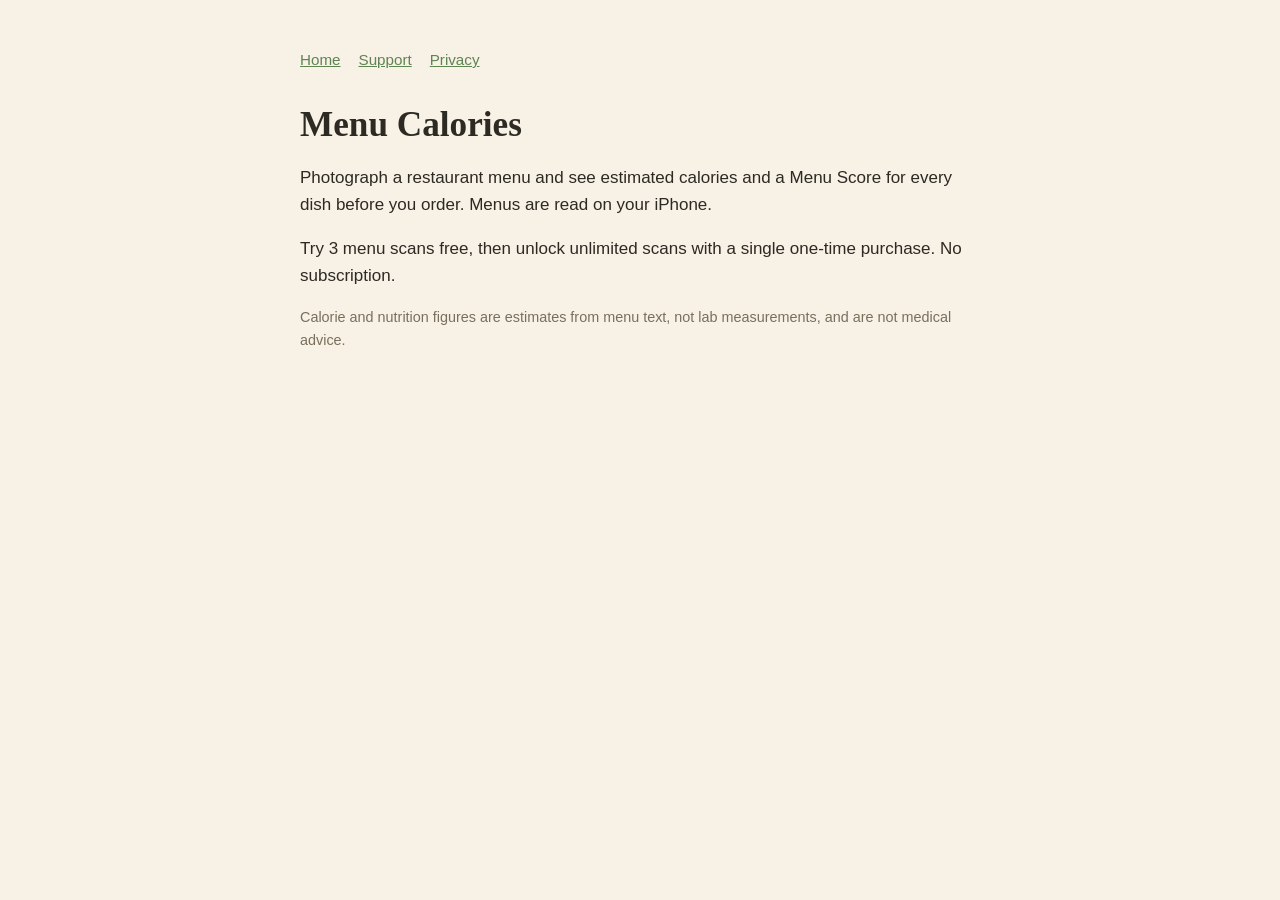
<file: index.html>
<!doctype html><html lang="en"><head><meta charset="utf-8"><meta name="viewport" content="width=device-width,initial-scale=1"><title>Menu Calories</title><link rel="stylesheet" href="style.css"></head><body><main>
<nav><a href="./">Home</a><a href="support.html">Support</a><a href="privacy.html">Privacy</a></nav>
<h1>Menu Calories</h1>
<p>Photograph a restaurant menu and see estimated calories and a Menu Score for every dish before you order. Menus are read on your iPhone.</p>
<p>Try 3 menu scans free, then unlock unlimited scans with a single one-time purchase. No subscription.</p>
<p class="muted">Calorie and nutrition figures are estimates from menu text, not lab measurements, and are not medical advice.</p>
</main></body></html>
</file>
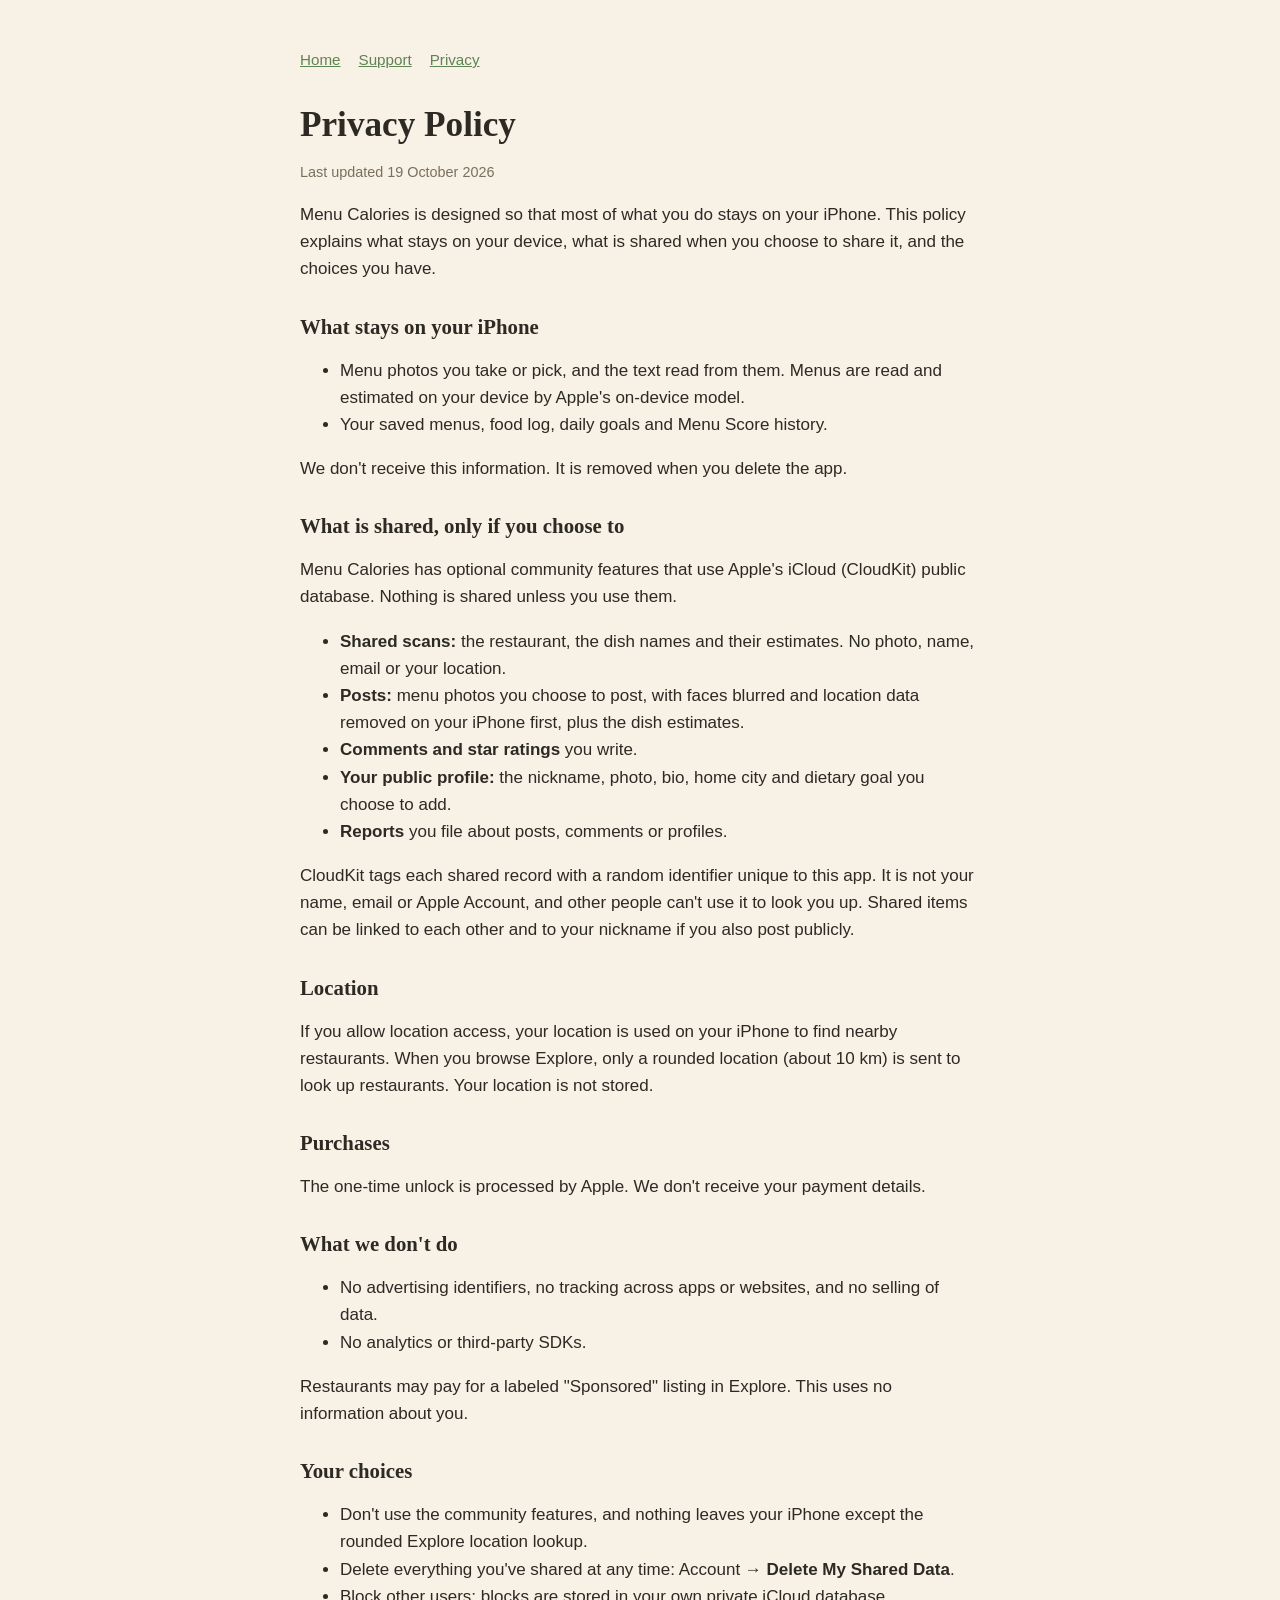
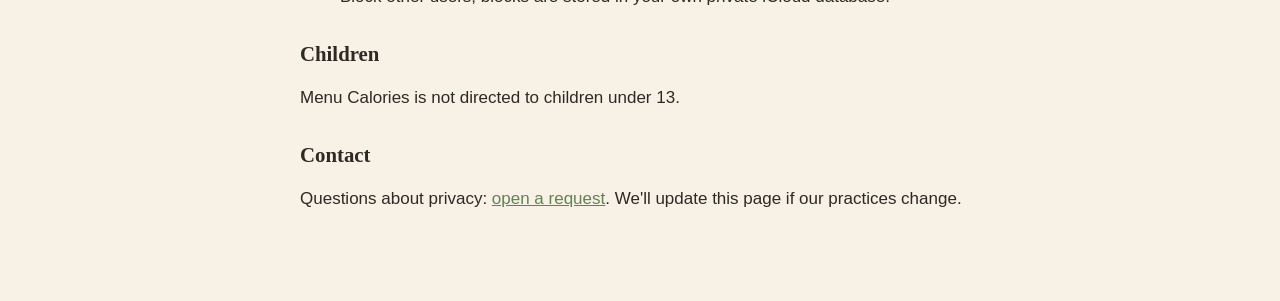
<file: privacy.html>
<!doctype html><html lang="en"><head><meta charset="utf-8"><meta name="viewport" content="width=device-width,initial-scale=1"><title>Menu Calories Privacy Policy</title><link rel="stylesheet" href="style.css"></head><body><main>
<nav><a href="./">Home</a><a href="support.html">Support</a><a href="privacy.html">Privacy</a></nav>
<h1>Privacy Policy</h1>
<p class="muted">Last updated 19 October 2026</p>
<p>Menu Calories is designed so that most of what you do stays on your iPhone. This policy explains what stays on your device, what is shared when you choose to share it, and the choices you have.</p>

<h2>What stays on your iPhone</h2>
<ul>
<li>Menu photos you take or pick, and the text read from them. Menus are read and estimated on your device by Apple's on-device model.</li>
<li>Your saved menus, food log, daily goals and Menu Score history.</li>
</ul>
<p>We don't receive this information. It is removed when you delete the app.</p>

<h2>What is shared, only if you choose to</h2>
<p>Menu Calories has optional community features that use Apple's iCloud (CloudKit) public database. Nothing is shared unless you use them.</p>
<ul>
<li><strong>Shared scans:</strong> the restaurant, the dish names and their estimates. No photo, name, email or your location.</li>
<li><strong>Posts:</strong> menu photos you choose to post, with faces blurred and location data removed on your iPhone first, plus the dish estimates.</li>
<li><strong>Comments and star ratings</strong> you write.</li>
<li><strong>Your public profile:</strong> the nickname, photo, bio, home city and dietary goal you choose to add.</li>
<li><strong>Reports</strong> you file about posts, comments or profiles.</li>
</ul>
<p>CloudKit tags each shared record with a random identifier unique to this app. It is not your name, email or Apple Account, and other people can't use it to look you up. Shared items can be linked to each other and to your nickname if you also post publicly.</p>

<h2>Location</h2>
<p>If you allow location access, your location is used on your iPhone to find nearby restaurants. When you browse Explore, only a rounded location (about 10 km) is sent to look up restaurants. Your location is not stored.</p>

<h2>Purchases</h2>
<p>The one-time unlock is processed by Apple. We don't receive your payment details.</p>

<h2>What we don't do</h2>
<ul>
<li>No advertising identifiers, no tracking across apps or websites, and no selling of data.</li>
<li>No analytics or third-party SDKs.</li>
</ul>
<p>Restaurants may pay for a labeled "Sponsored" listing in Explore. This uses no information about you.</p>

<h2>Your choices</h2>
<ul>
<li>Don't use the community features, and nothing leaves your iPhone except the rounded Explore location lookup.</li>
<li>Delete everything you've shared at any time: Account → <strong>Delete My Shared Data</strong>.</li>
<li>Block other users; blocks are stored in your own private iCloud database.</li>
</ul>

<h2>Children</h2>
<p>Menu Calories is not directed to children under 13.</p>

<h2>Contact</h2>
<p>Questions about privacy: <a href="https://github.com/ebooth604/menu-calories/issues/new">open a request</a>. We'll update this page if our practices change.</p>
</main></body></html>
</file>
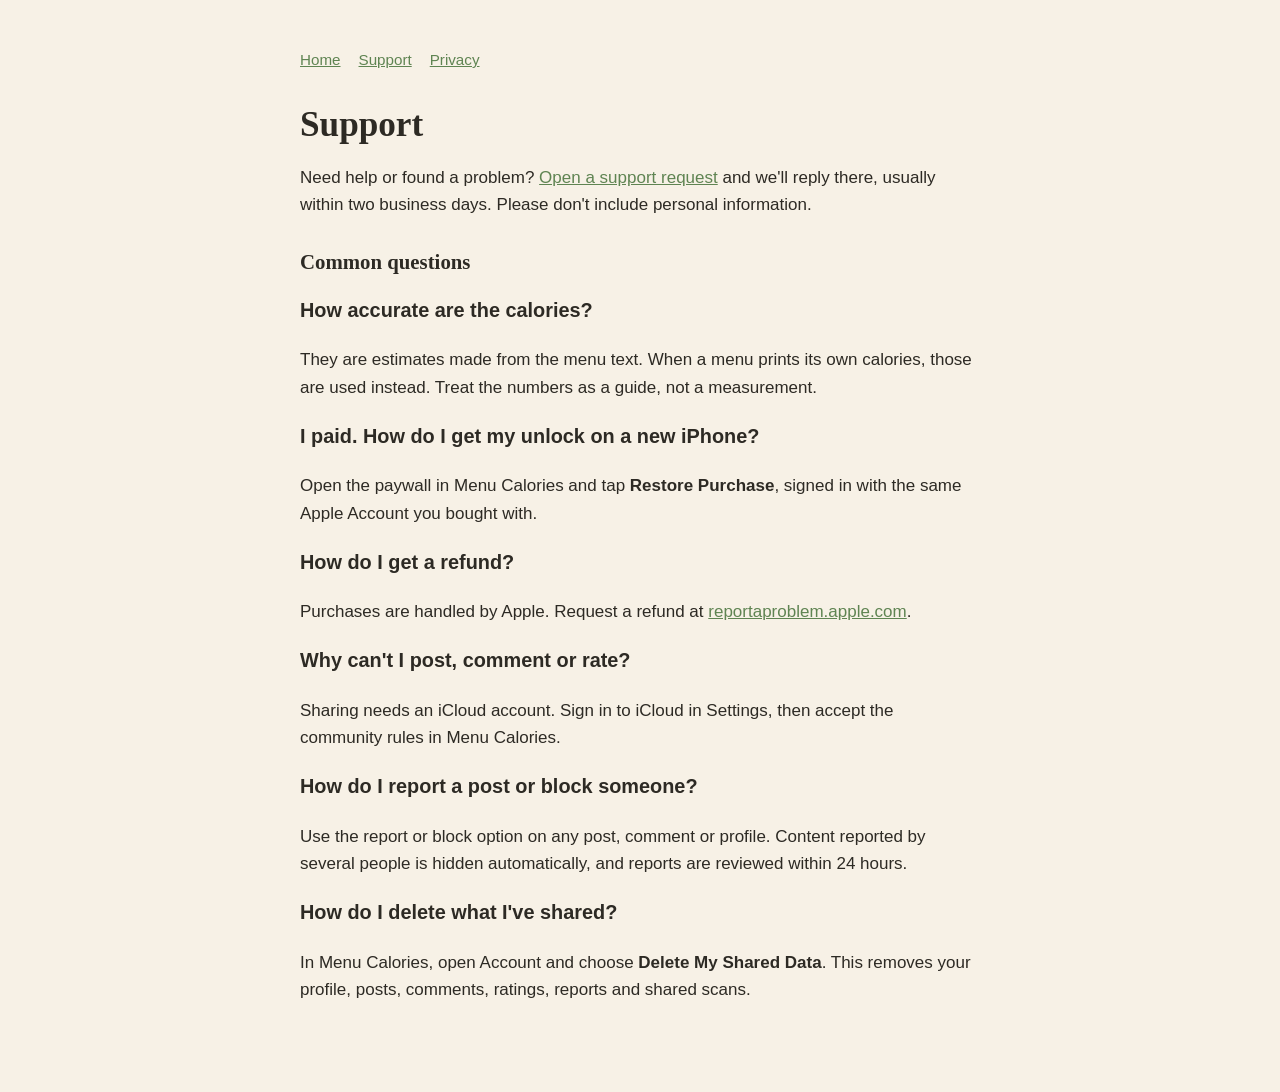
<file: support.html>
<!doctype html><html lang="en"><head><meta charset="utf-8"><meta name="viewport" content="width=device-width,initial-scale=1"><title>Menu Calories Support</title><link rel="stylesheet" href="style.css"></head><body><main>
<nav><a href="./">Home</a><a href="support.html">Support</a><a href="privacy.html">Privacy</a></nav>
<h1>Support</h1>
<p>Need help or found a problem? <a href="https://github.com/ebooth604/menu-calories/issues/new">Open a support request</a> and we'll reply there, usually within two business days. Please don't include personal information.</p>
<h2>Common questions</h2>
<h3>How accurate are the calories?</h3>
<p>They are estimates made from the menu text. When a menu prints its own calories, those are used instead. Treat the numbers as a guide, not a measurement.</p>
<h3>I paid. How do I get my unlock on a new iPhone?</h3>
<p>Open the paywall in Menu Calories and tap <strong>Restore Purchase</strong>, signed in with the same Apple Account you bought with.</p>
<h3>How do I get a refund?</h3>
<p>Purchases are handled by Apple. Request a refund at <a href="https://reportaproblem.apple.com">reportaproblem.apple.com</a>.</p>
<h3>Why can't I post, comment or rate?</h3>
<p>Sharing needs an iCloud account. Sign in to iCloud in Settings, then accept the community rules in Menu Calories.</p>
<h3>How do I report a post or block someone?</h3>
<p>Use the report or block option on any post, comment or profile. Content reported by several people is hidden automatically, and reports are reviewed within 24 hours.</p>
<h3>How do I delete what I've shared?</h3>
<p>In Menu Calories, open Account and choose <strong>Delete My Shared Data</strong>. This removes your profile, posts, comments, ratings, reports and shared scans.</p>
</main></body></html>
</file>
<file: style.css>
:root{--paper:#F7F1E6;--card:#FFFAF0;--ink:#2D2A24;--ink2:#7A6F5D;--line:#E2D6BF;--sage:#5F8452}
@media (prefers-color-scheme:dark){:root{--paper:#1C1A16;--card:#27241E;--ink:#F1EBDD;--ink2:#B3A893;--line:#3B362D;--sage:#8DB27E}}
body{margin:0;background:var(--paper);color:var(--ink);font:17px/1.6 -apple-system,"Helvetica Neue",Arial,sans-serif;padding:0 max(16px,env(safe-area-inset-left))}
main{max-width:680px;margin:0 auto;padding:48px 0 72px}
h1,h2{font-family:"New York",Georgia,serif;line-height:1.2}
h1{font-size:2.2rem;margin:0 0 6px}h2{font-size:1.3rem;margin:32px 0 8px}
p,li{color:var(--ink)}.muted{color:var(--ink2);font-size:.9rem}
a{color:var(--sage)}nav{display:flex;gap:18px;margin-bottom:32px;font-size:.95rem}
</file>
